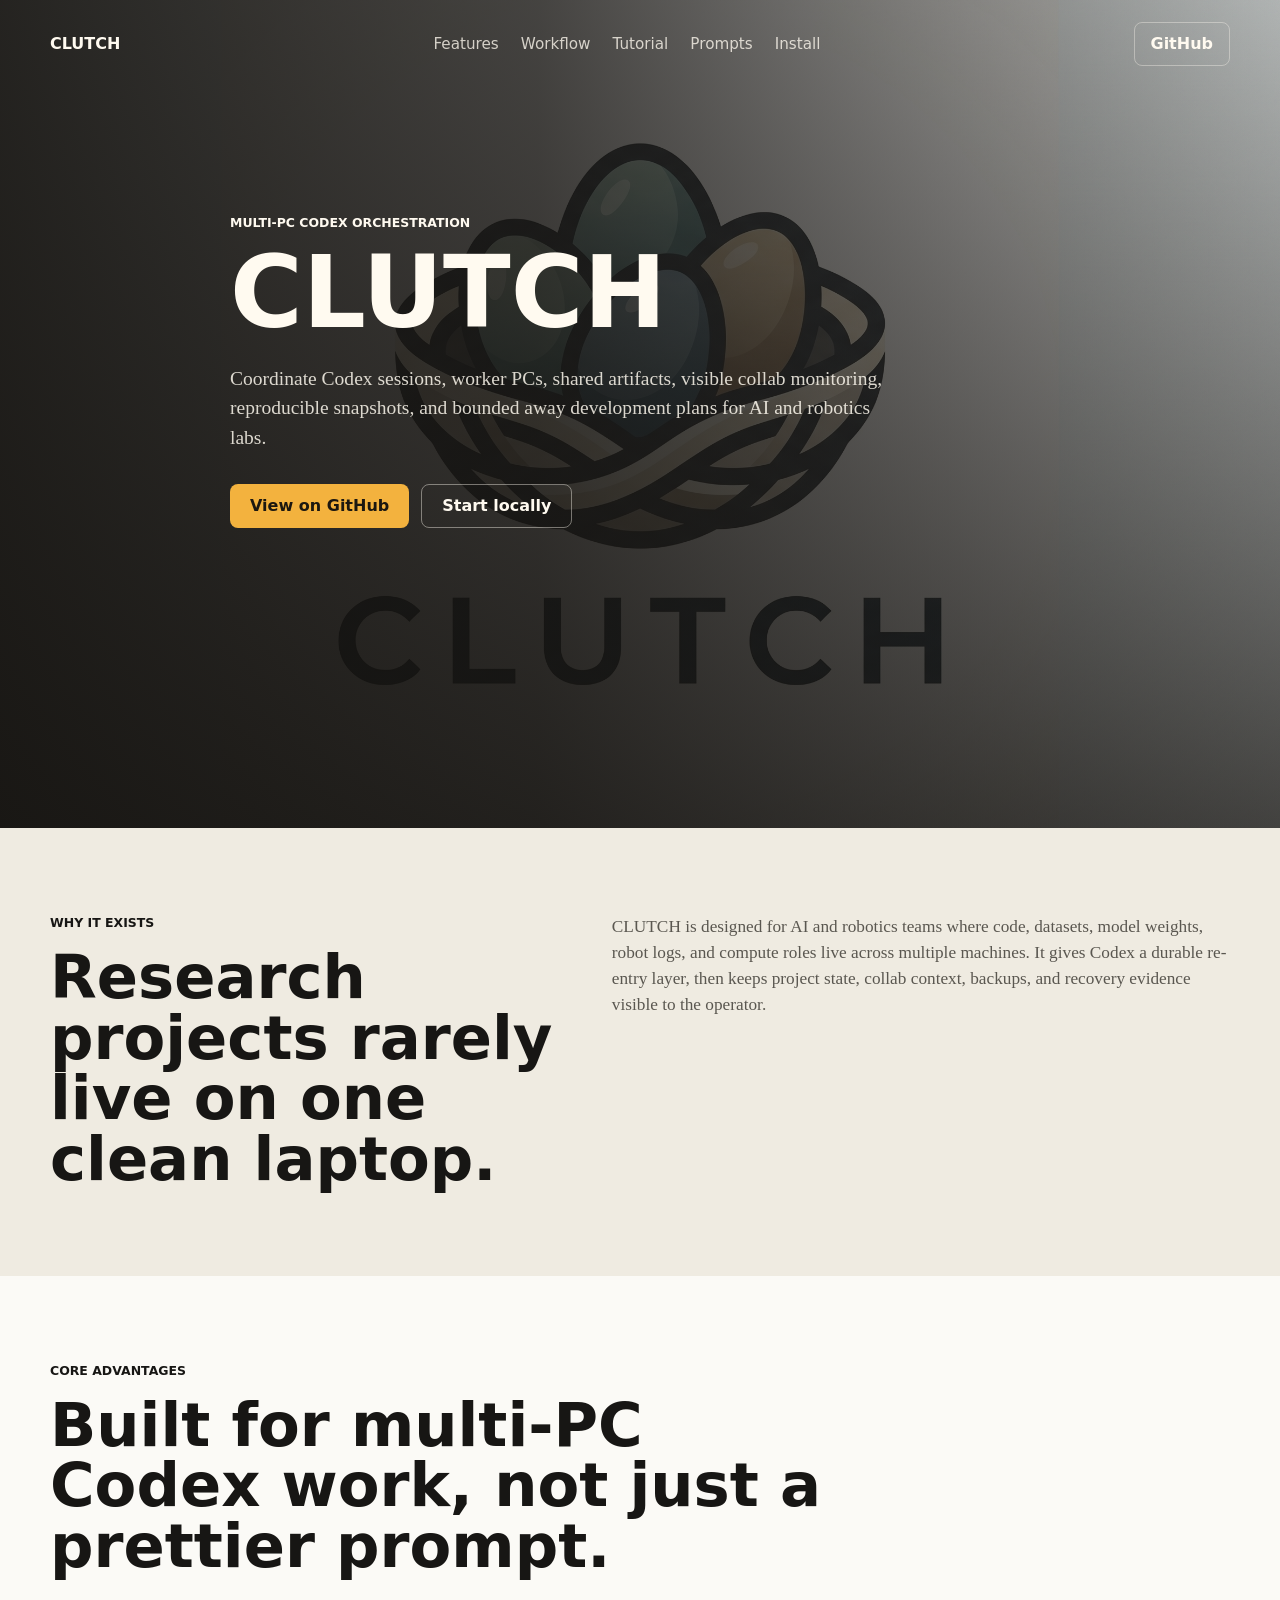
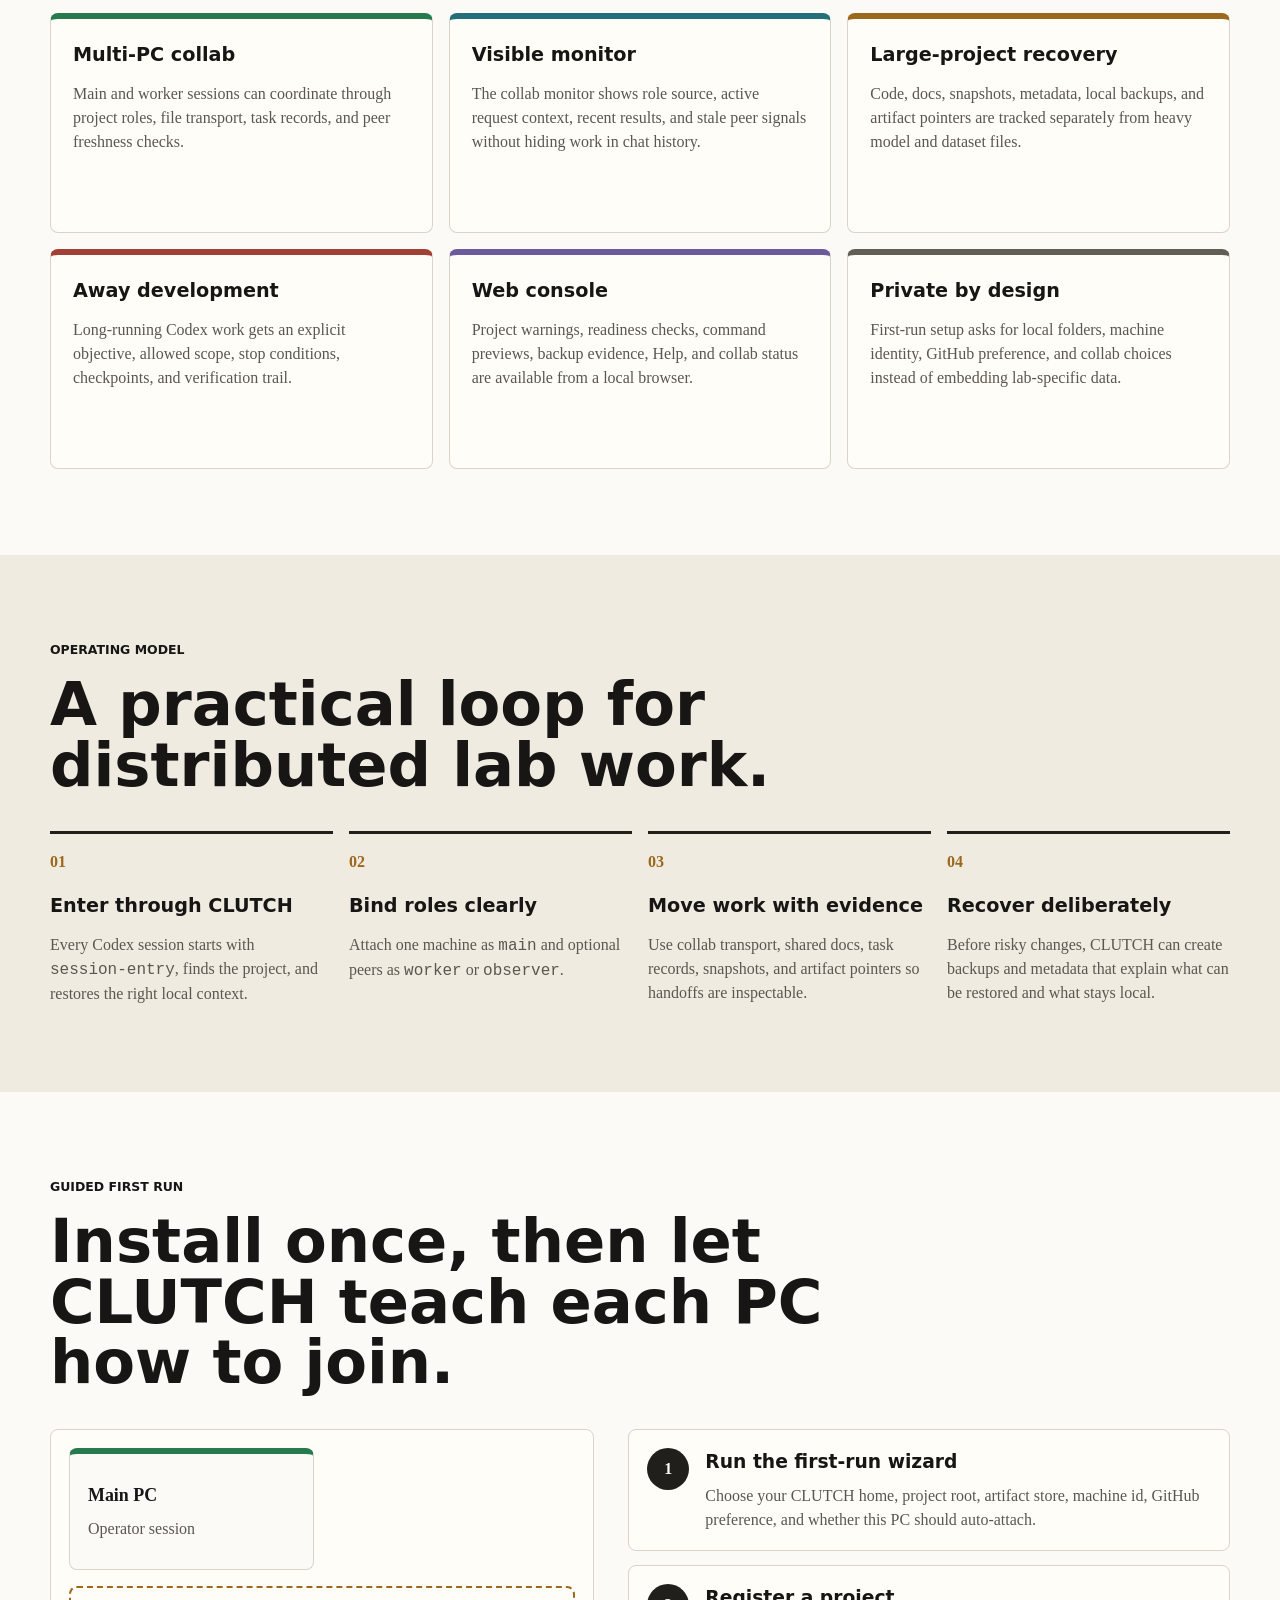
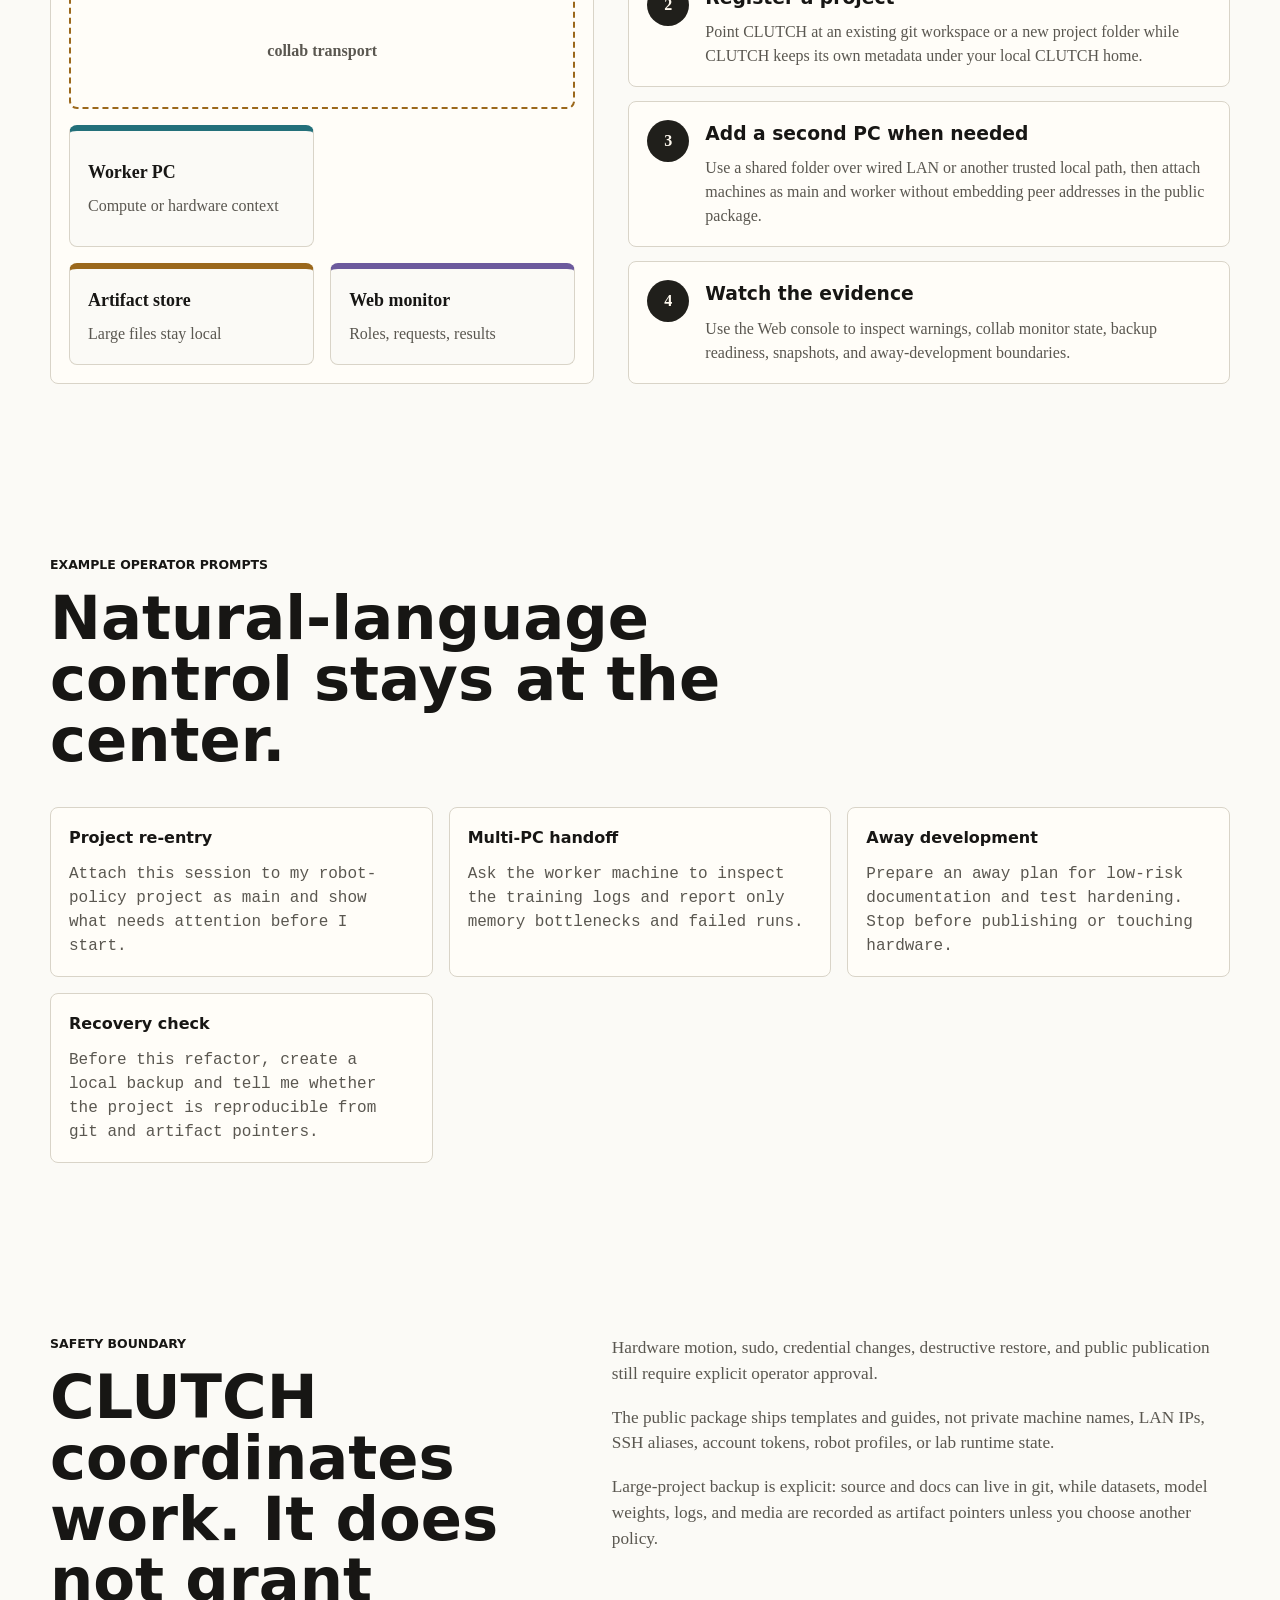
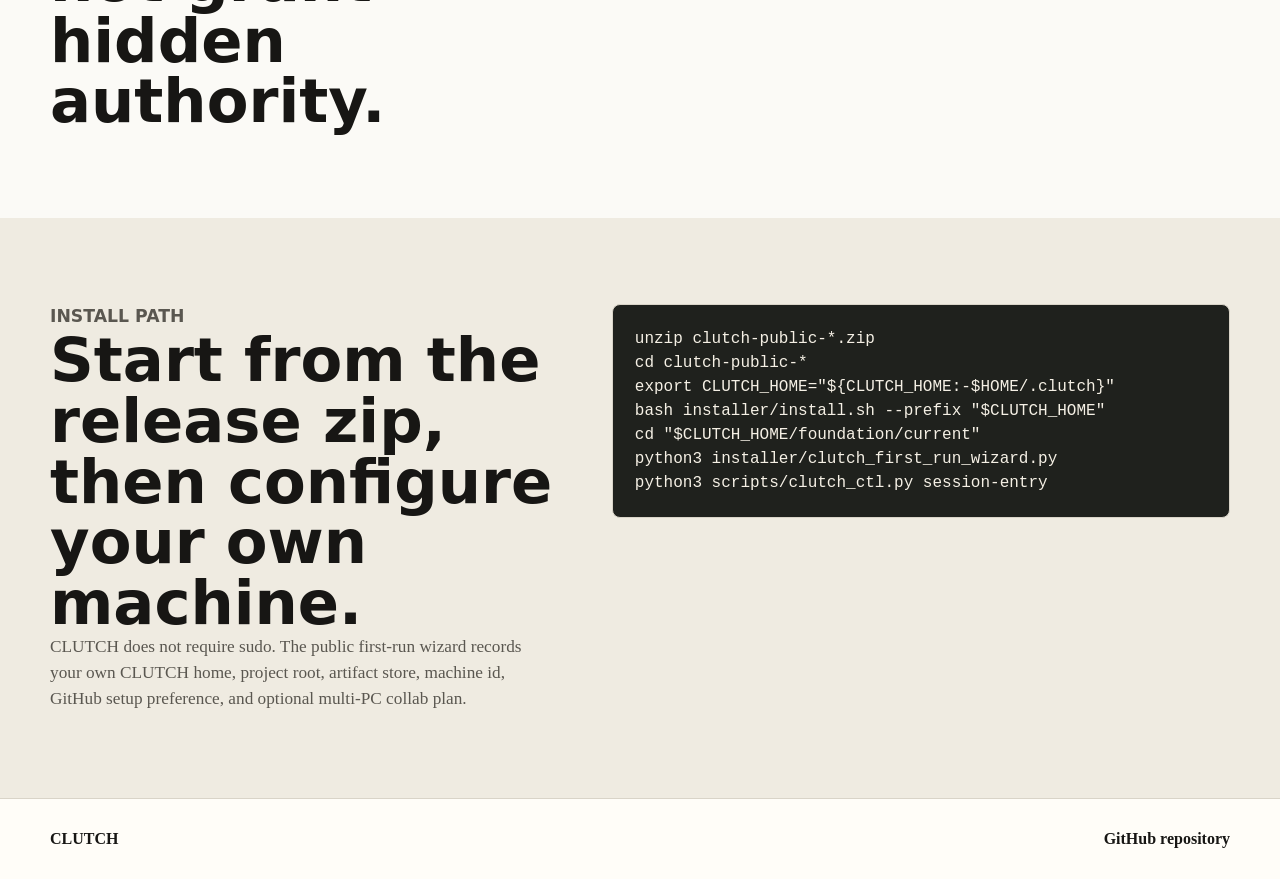
<file: index.html>
<!doctype html>
<html lang="en">
  <head>
    <meta charset="utf-8">
    <meta name="viewport" content="width=device-width, initial-scale=1">
    <title>CLUTCH | Multi-PC Codex orchestration for AI and robotics labs</title>
    <meta
      name="description"
      content="CLUTCH is a local-first Codex orchestration layer for multi-PC AI and robotics lab workflows, backups, reproducibility evidence, and visible collab monitoring."
    >
    <meta property="og:title" content="CLUTCH | Multi-PC Codex orchestration">
    <meta
      property="og:description"
      content="A local-first orchestration layer for Codex sessions, multi-PC collaboration, visible monitoring, snapshots, backups, and bounded away development."
    >
    <meta property="og:image" content="assets/clutch.png">
    <link rel="stylesheet" href="styles.css">
  </head>
  <body>
    <header class="hero" id="top">
      <nav class="nav" aria-label="Primary navigation">
        <a class="brand" href="#top">CLUTCH</a>
        <div class="nav-links">
          <a href="#features">Features</a>
          <a href="#workflow">Workflow</a>
          <a href="#tutorial">Tutorial</a>
          <a href="#prompts">Prompts</a>
          <a href="#install">Install</a>
        </div>
        <a class="nav-action" href="https://github.com/TREX-CLUTCH/clutch-public">GitHub</a>
      </nav>

      <div class="hero-media" aria-hidden="true">
        <img src="assets/clutch.png" alt="">
      </div>

      <section class="hero-content">
        <p class="eyebrow">Multi-PC Codex orchestration</p>
        <h1>CLUTCH</h1>
        <p class="lead">
          Coordinate Codex sessions, worker PCs, shared artifacts, visible
          collab monitoring, reproducible snapshots, and bounded away
          development plans for AI and robotics labs.
        </p>
        <div class="hero-actions">
          <a class="button primary" href="https://github.com/TREX-CLUTCH/clutch-public">View on GitHub</a>
          <a class="button secondary" href="#install">Start locally</a>
        </div>
      </section>
    </header>

    <main>
      <section class="intro band" aria-labelledby="intro-title">
        <div class="section-inner intro-grid">
          <div>
            <p class="section-label">Why it exists</p>
            <h2 id="intro-title">Research projects rarely live on one clean laptop.</h2>
          </div>
          <p>
            CLUTCH is designed for AI and robotics teams where code, datasets,
            model weights, robot logs, and compute roles live across multiple
            machines. It gives Codex a durable re-entry layer, then keeps
            project state, collab context, backups, and recovery evidence visible
            to the operator.
          </p>
        </div>
      </section>

      <section class="section" id="features" aria-labelledby="features-title">
        <div class="section-inner">
          <p class="section-label">Core advantages</p>
          <h2 id="features-title">Built for multi-PC Codex work, not just a prettier prompt.</h2>
          <div class="feature-grid">
            <article class="feature-card accent-green">
              <h3>Multi-PC collab</h3>
              <p>Main and worker sessions can coordinate through project roles, file transport, task records, and peer freshness checks.</p>
            </article>
            <article class="feature-card accent-cyan">
              <h3>Visible monitor</h3>
              <p>The collab monitor shows role source, active request context, recent results, and stale peer signals without hiding work in chat history.</p>
            </article>
            <article class="feature-card accent-amber">
              <h3>Large-project recovery</h3>
              <p>Code, docs, snapshots, metadata, local backups, and artifact pointers are tracked separately from heavy model and dataset files.</p>
            </article>
            <article class="feature-card accent-red">
              <h3>Away development</h3>
              <p>Long-running Codex work gets an explicit objective, allowed scope, stop conditions, checkpoints, and verification trail.</p>
            </article>
            <article class="feature-card accent-violet">
              <h3>Web console</h3>
              <p>Project warnings, readiness checks, command previews, backup evidence, Help, and collab status are available from a local browser.</p>
            </article>
            <article class="feature-card accent-gray">
              <h3>Private by design</h3>
              <p>First-run setup asks for local folders, machine identity, GitHub preference, and collab choices instead of embedding lab-specific data.</p>
            </article>
          </div>
        </div>
      </section>

      <section class="workflow band" id="workflow" aria-labelledby="workflow-title">
        <div class="section-inner">
          <p class="section-label">Operating model</p>
          <h2 id="workflow-title">A practical loop for distributed lab work.</h2>
          <ol class="steps">
            <li>
              <span>01</span>
              <div>
                <h3>Enter through CLUTCH</h3>
                <p>Every Codex session starts with <code>session-entry</code>, finds the project, and restores the right local context.</p>
              </div>
            </li>
            <li>
              <span>02</span>
              <div>
                <h3>Bind roles clearly</h3>
                <p>Attach one machine as <code>main</code> and optional peers as <code>worker</code> or <code>observer</code>.</p>
              </div>
            </li>
            <li>
              <span>03</span>
              <div>
                <h3>Move work with evidence</h3>
                <p>Use collab transport, shared docs, task records, snapshots, and artifact pointers so handoffs are inspectable.</p>
              </div>
            </li>
            <li>
              <span>04</span>
              <div>
                <h3>Recover deliberately</h3>
                <p>Before risky changes, CLUTCH can create backups and metadata that explain what can be restored and what stays local.</p>
              </div>
            </li>
          </ol>
        </div>
      </section>

      <section class="section topology" id="tutorial" aria-labelledby="tutorial-title">
        <div class="section-inner">
          <p class="section-label">Guided first run</p>
          <h2 id="tutorial-title">Install once, then let CLUTCH teach each PC how to join.</h2>
          <div class="topology-layout">
            <div class="topology-diagram" aria-label="Example CLUTCH multi-PC topology">
              <div class="node main-node">
                <strong>Main PC</strong>
                <span>Operator session</span>
              </div>
              <div class="transport-line">
                <span>collab transport</span>
              </div>
              <div class="node worker-node">
                <strong>Worker PC</strong>
                <span>Compute or hardware context</span>
              </div>
              <div class="node artifact-node">
                <strong>Artifact store</strong>
                <span>Large files stay local</span>
              </div>
              <div class="node monitor-node">
                <strong>Web monitor</strong>
                <span>Roles, requests, results</span>
              </div>
            </div>
            <div class="tutorial-list">
              <article>
                <span>1</span>
                <div>
                  <h3>Run the first-run wizard</h3>
                  <p>Choose your CLUTCH home, project root, artifact store, machine id, GitHub preference, and whether this PC should auto-attach.</p>
                </div>
              </article>
              <article>
                <span>2</span>
                <div>
                  <h3>Register a project</h3>
                  <p>Point CLUTCH at an existing git workspace or a new project folder while CLUTCH keeps its own metadata under your local CLUTCH home.</p>
                </div>
              </article>
              <article>
                <span>3</span>
                <div>
                  <h3>Add a second PC when needed</h3>
                  <p>Use a shared folder over wired LAN or another trusted local path, then attach machines as main and worker without embedding peer addresses in the public package.</p>
                </div>
              </article>
              <article>
                <span>4</span>
                <div>
                  <h3>Watch the evidence</h3>
                  <p>Use the Web console to inspect warnings, collab monitor state, backup readiness, snapshots, and away-development boundaries.</p>
                </div>
              </article>
            </div>
          </div>
        </div>
      </section>

      <section class="section prompts" id="prompts" aria-labelledby="prompts-title">
        <div class="section-inner">
          <p class="section-label">Example operator prompts</p>
          <h2 id="prompts-title">Natural-language control stays at the center.</h2>
          <div class="prompt-grid">
            <figure>
              <figcaption>Project re-entry</figcaption>
              <pre><code>Attach this session to my robot-policy project as main and show what needs attention before I start.</code></pre>
            </figure>
            <figure>
              <figcaption>Multi-PC handoff</figcaption>
              <pre><code>Ask the worker machine to inspect the training logs and report only memory bottlenecks and failed runs.</code></pre>
            </figure>
            <figure>
              <figcaption>Away development</figcaption>
              <pre><code>Prepare an away plan for low-risk documentation and test hardening. Stop before publishing or touching hardware.</code></pre>
            </figure>
            <figure>
              <figcaption>Recovery check</figcaption>
              <pre><code>Before this refactor, create a local backup and tell me whether the project is reproducible from git and artifact pointers.</code></pre>
            </figure>
          </div>
        </div>
      </section>

      <section class="section safety" aria-labelledby="safety-title">
        <div class="section-inner safety-grid">
          <div>
            <p class="section-label">Safety boundary</p>
            <h2 id="safety-title">CLUTCH coordinates work. It does not grant hidden authority.</h2>
          </div>
          <div class="boundary-list">
            <p>Hardware motion, sudo, credential changes, destructive restore, and public publication still require explicit operator approval.</p>
            <p>The public package ships templates and guides, not private machine names, LAN IPs, SSH aliases, account tokens, robot profiles, or lab runtime state.</p>
            <p>Large-project backup is explicit: source and docs can live in git, while datasets, model weights, logs, and media are recorded as artifact pointers unless you choose another policy.</p>
          </div>
        </div>
      </section>

      <section class="install band" id="install" aria-labelledby="install-title">
        <div class="section-inner install-grid">
          <div>
            <p class="section-label">Install path</p>
            <h2 id="install-title">Start from the release zip, then configure your own machine.</h2>
            <p>
              CLUTCH does not require sudo. The public first-run wizard records
              your own CLUTCH home, project root, artifact store, machine id,
              GitHub setup preference, and optional multi-PC collab plan.
            </p>
          </div>
          <div class="terminal" aria-label="Installation commands">
            <pre><code>unzip clutch-public-*.zip
cd clutch-public-*
export CLUTCH_HOME="${CLUTCH_HOME:-$HOME/.clutch}"
bash installer/install.sh --prefix "$CLUTCH_HOME"
cd "$CLUTCH_HOME/foundation/current"
python3 installer/clutch_first_run_wizard.py
python3 scripts/clutch_ctl.py session-entry</code></pre>
          </div>
        </div>
      </section>
    </main>

    <footer class="footer">
      <div class="section-inner footer-inner">
        <span>CLUTCH</span>
        <a href="https://github.com/TREX-CLUTCH/clutch-public">GitHub repository</a>
      </div>
    </footer>
  </body>
</html>
</file>
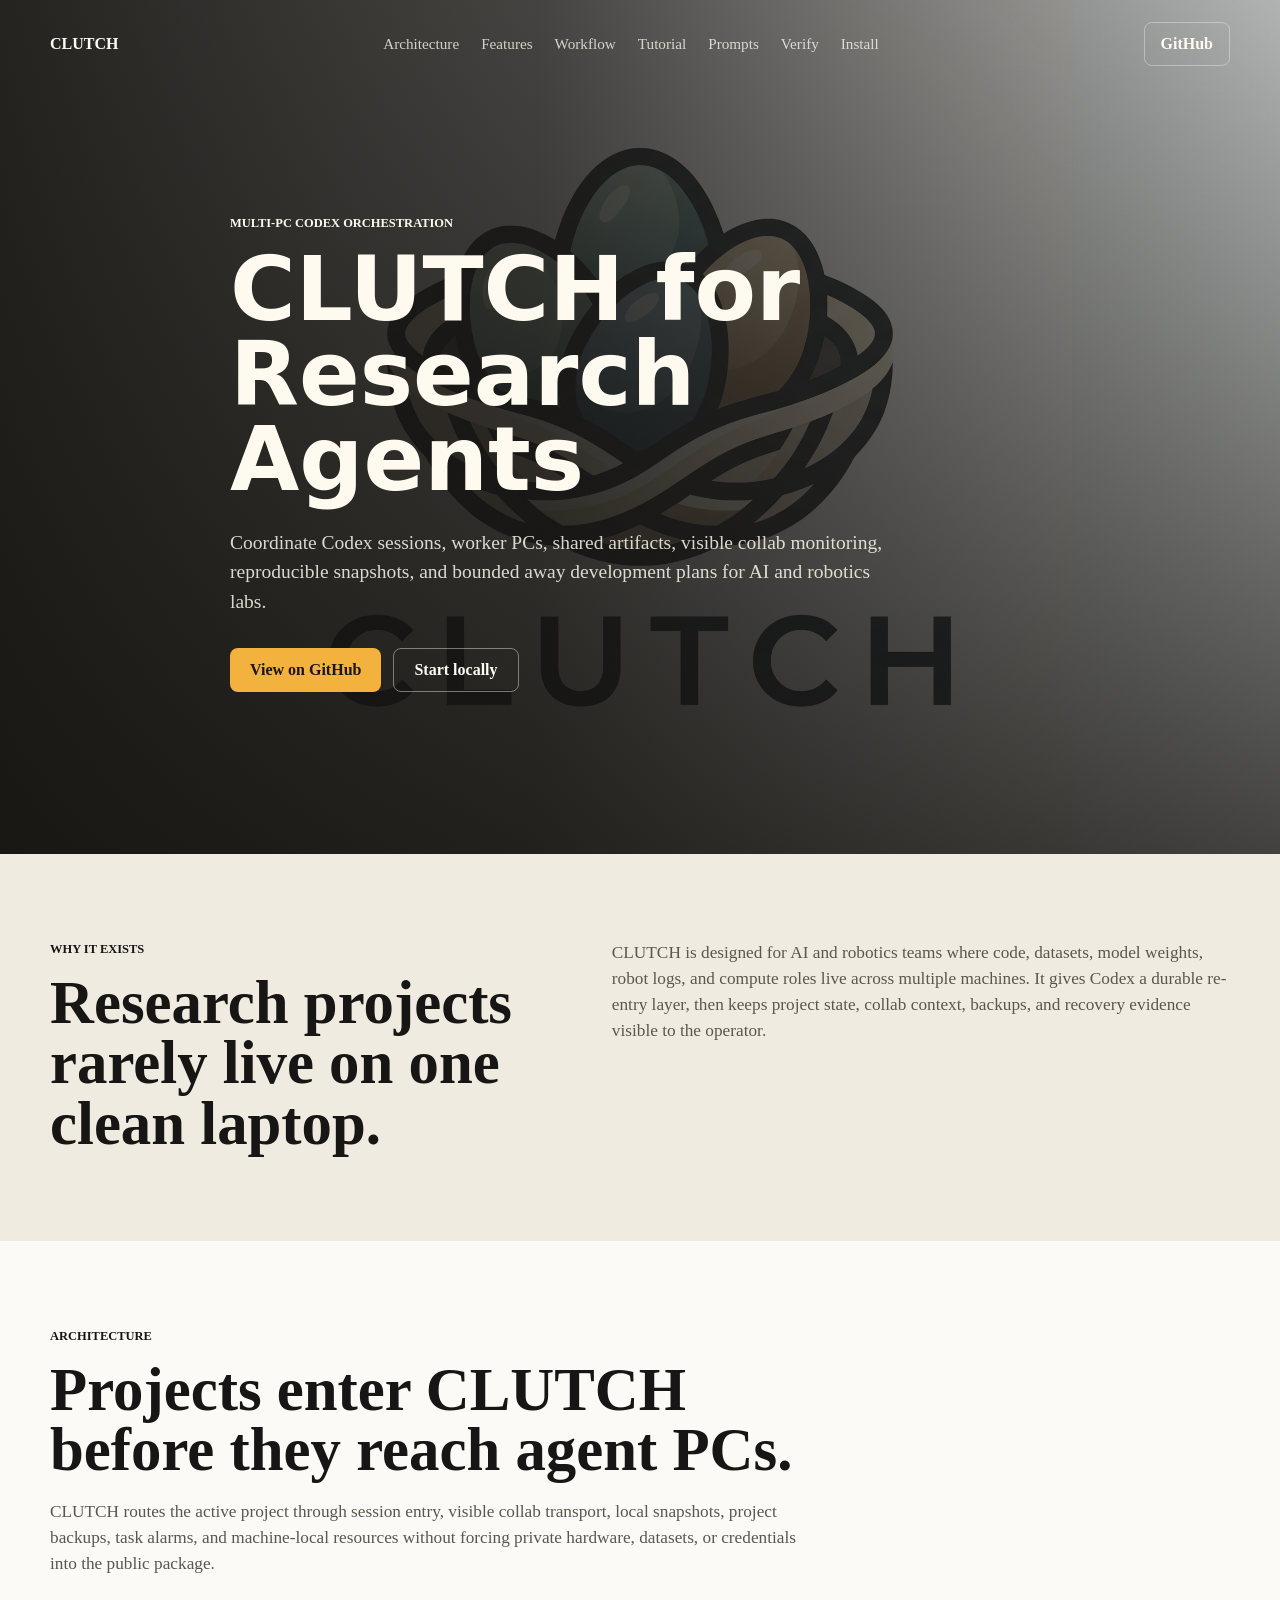
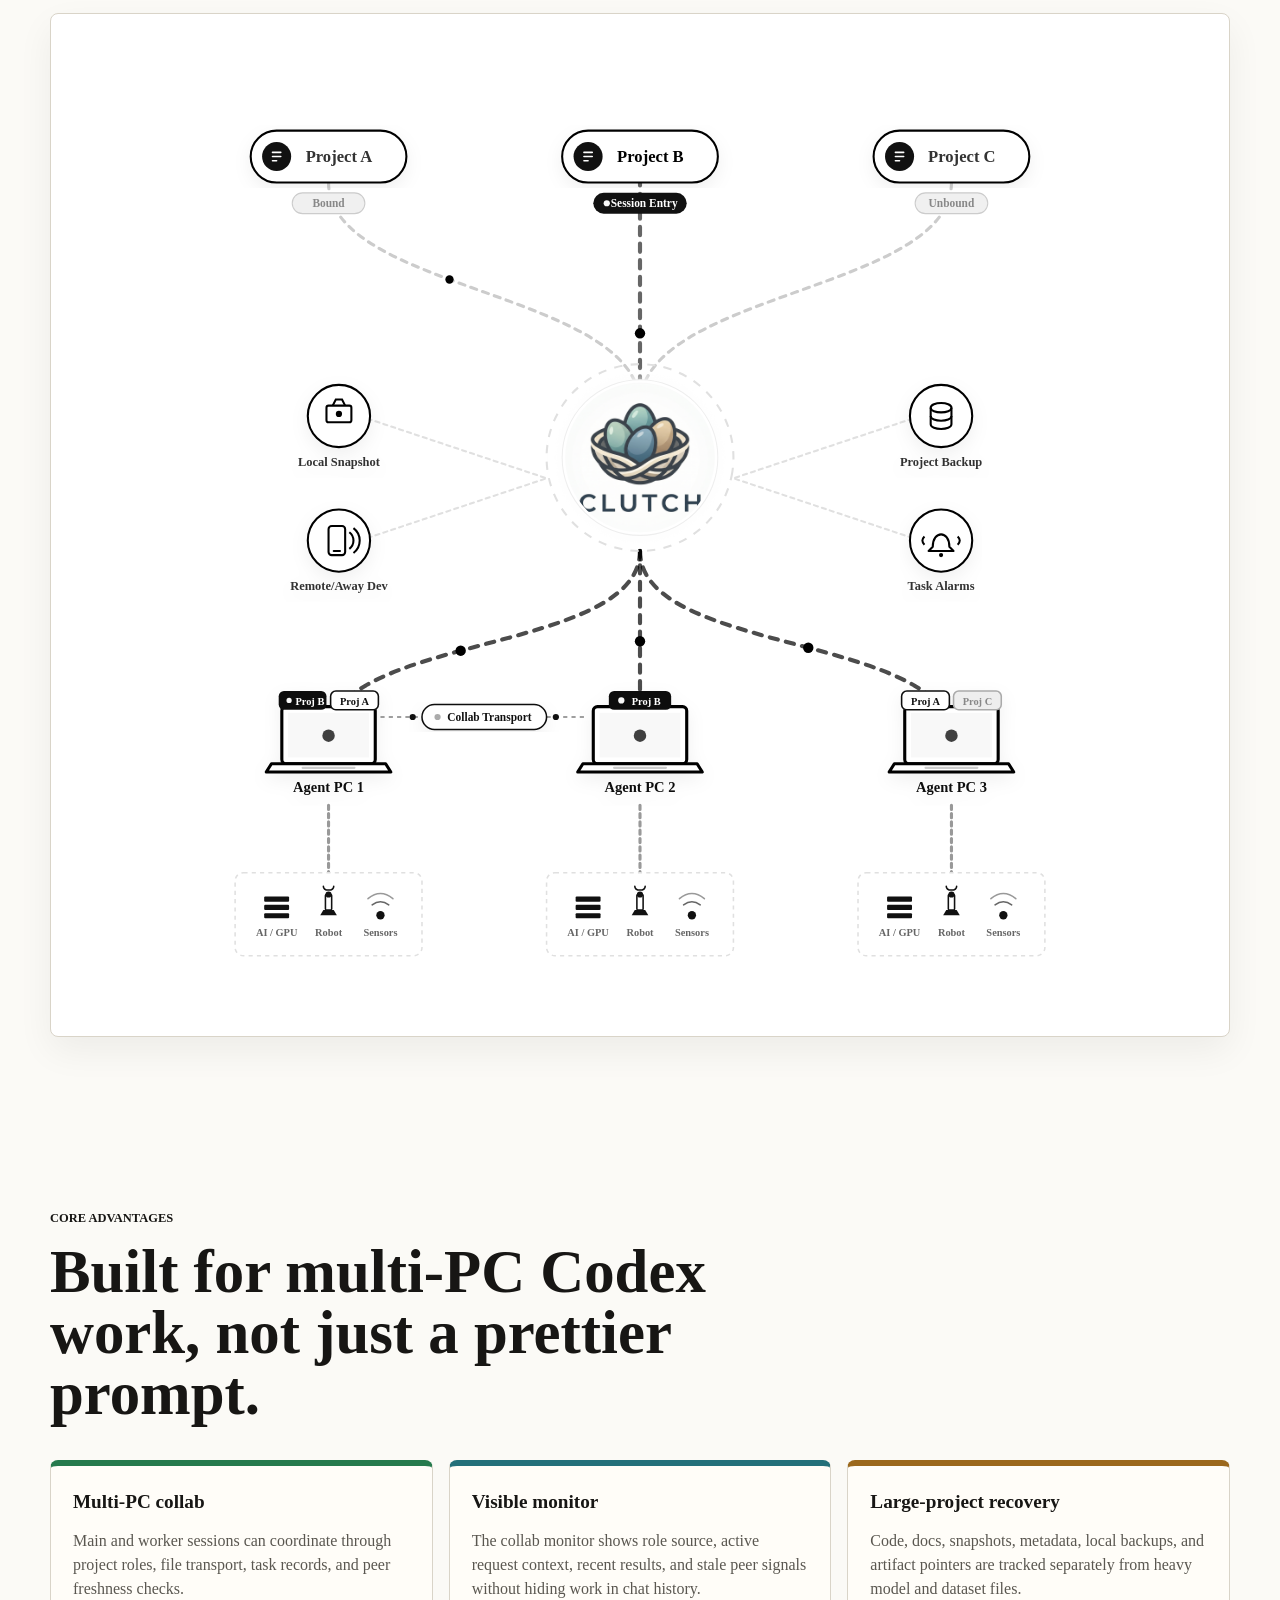
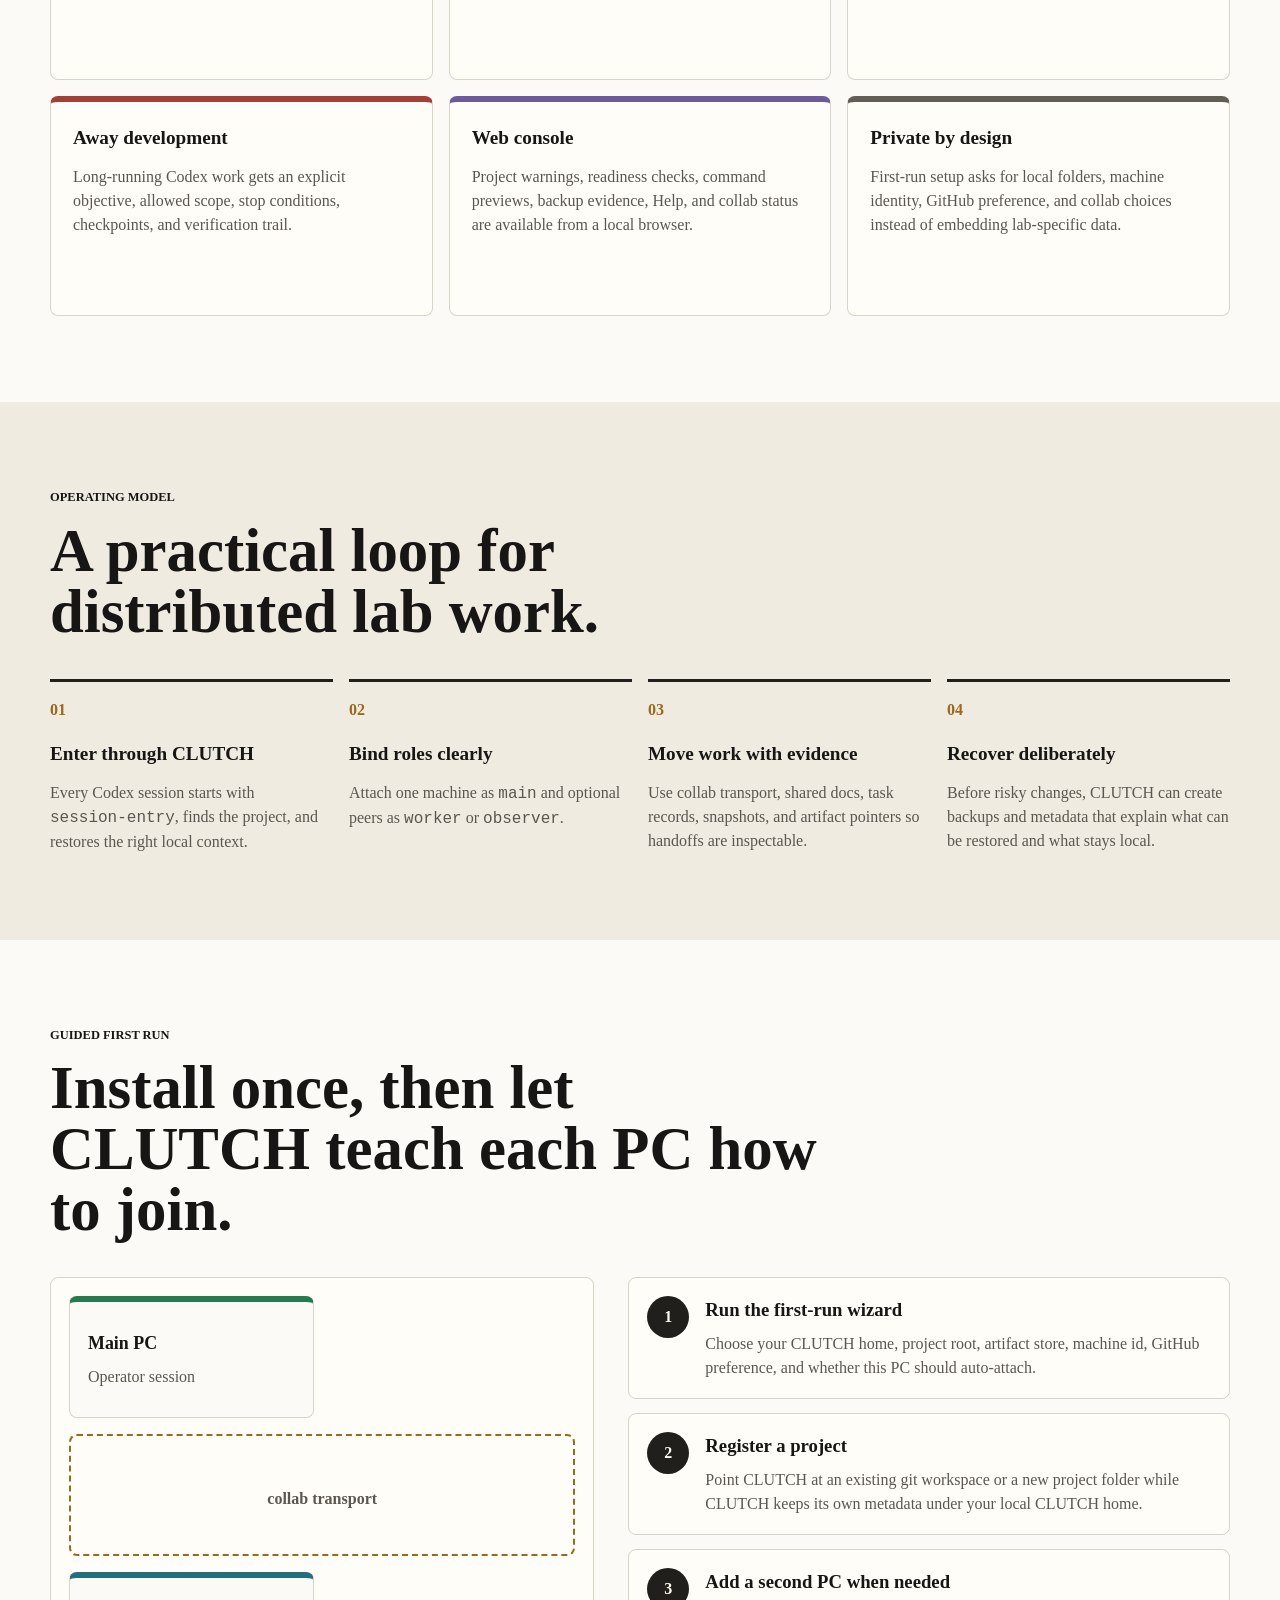
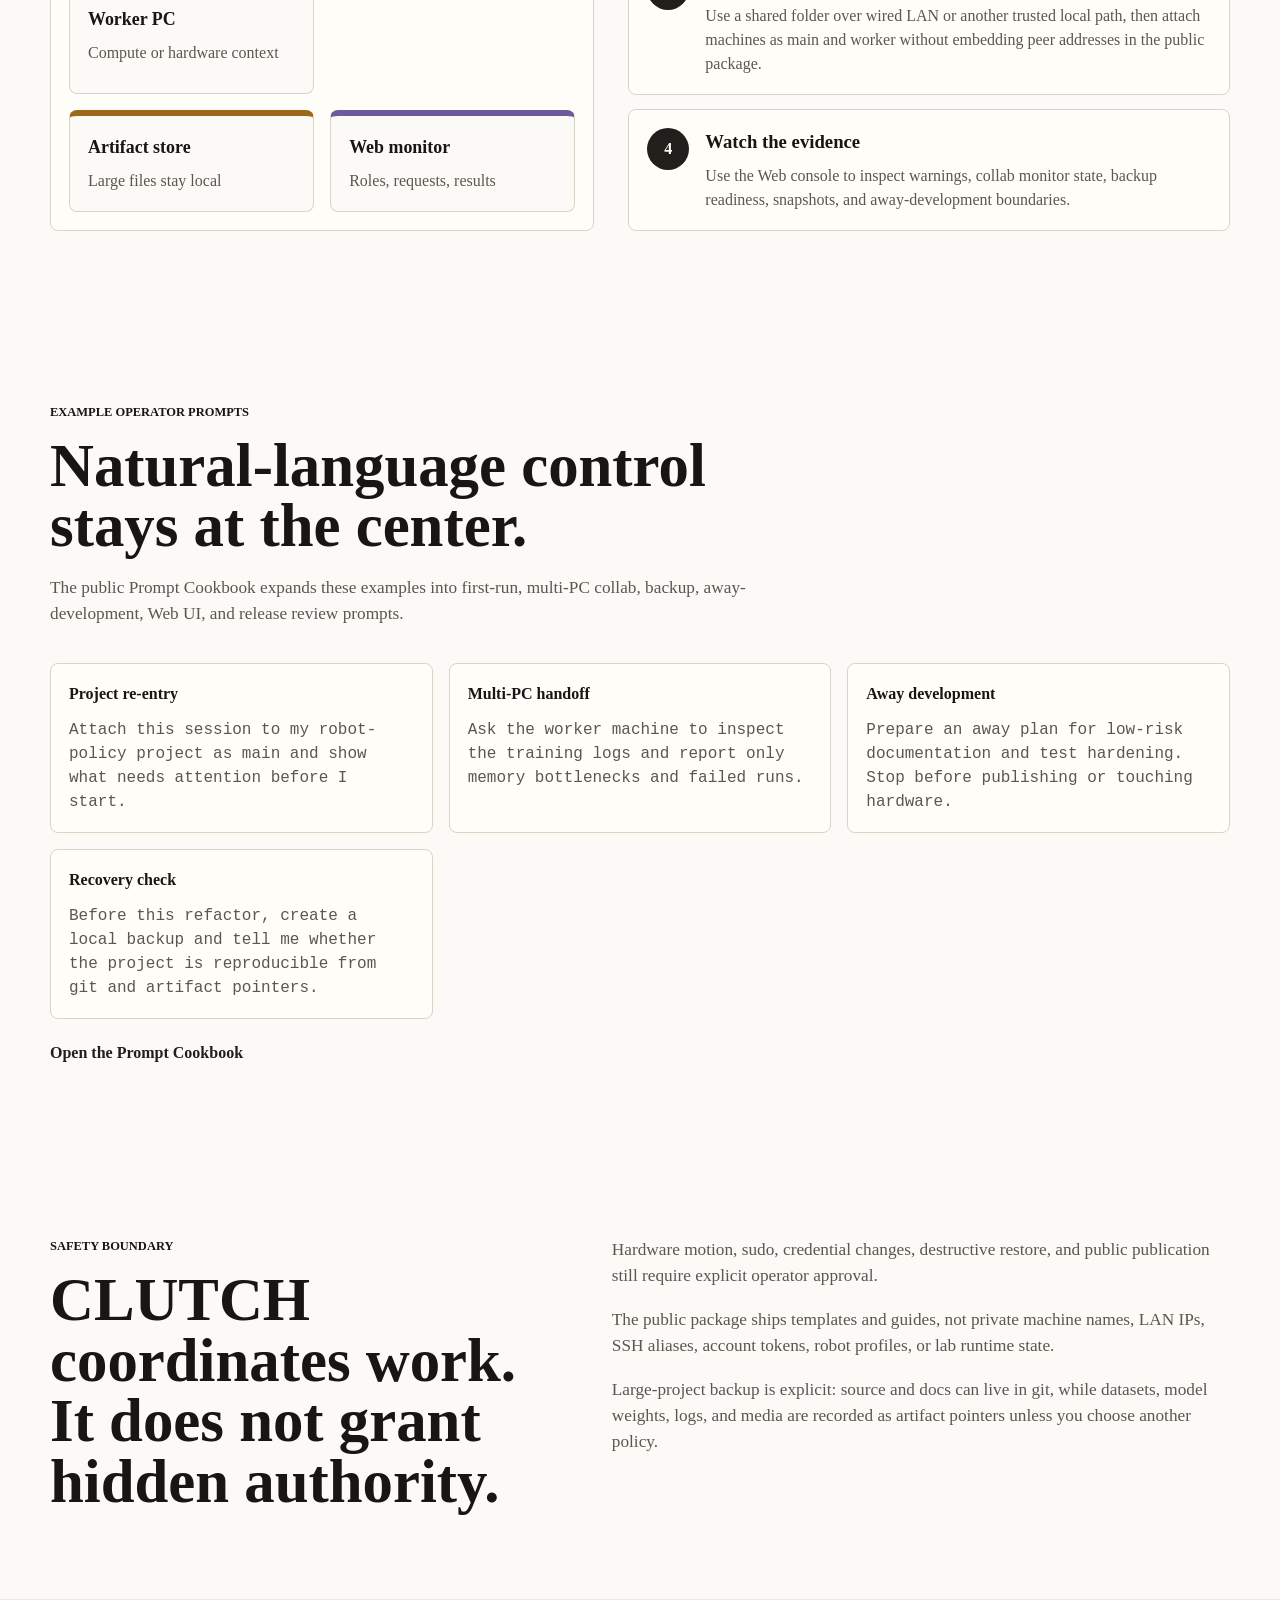
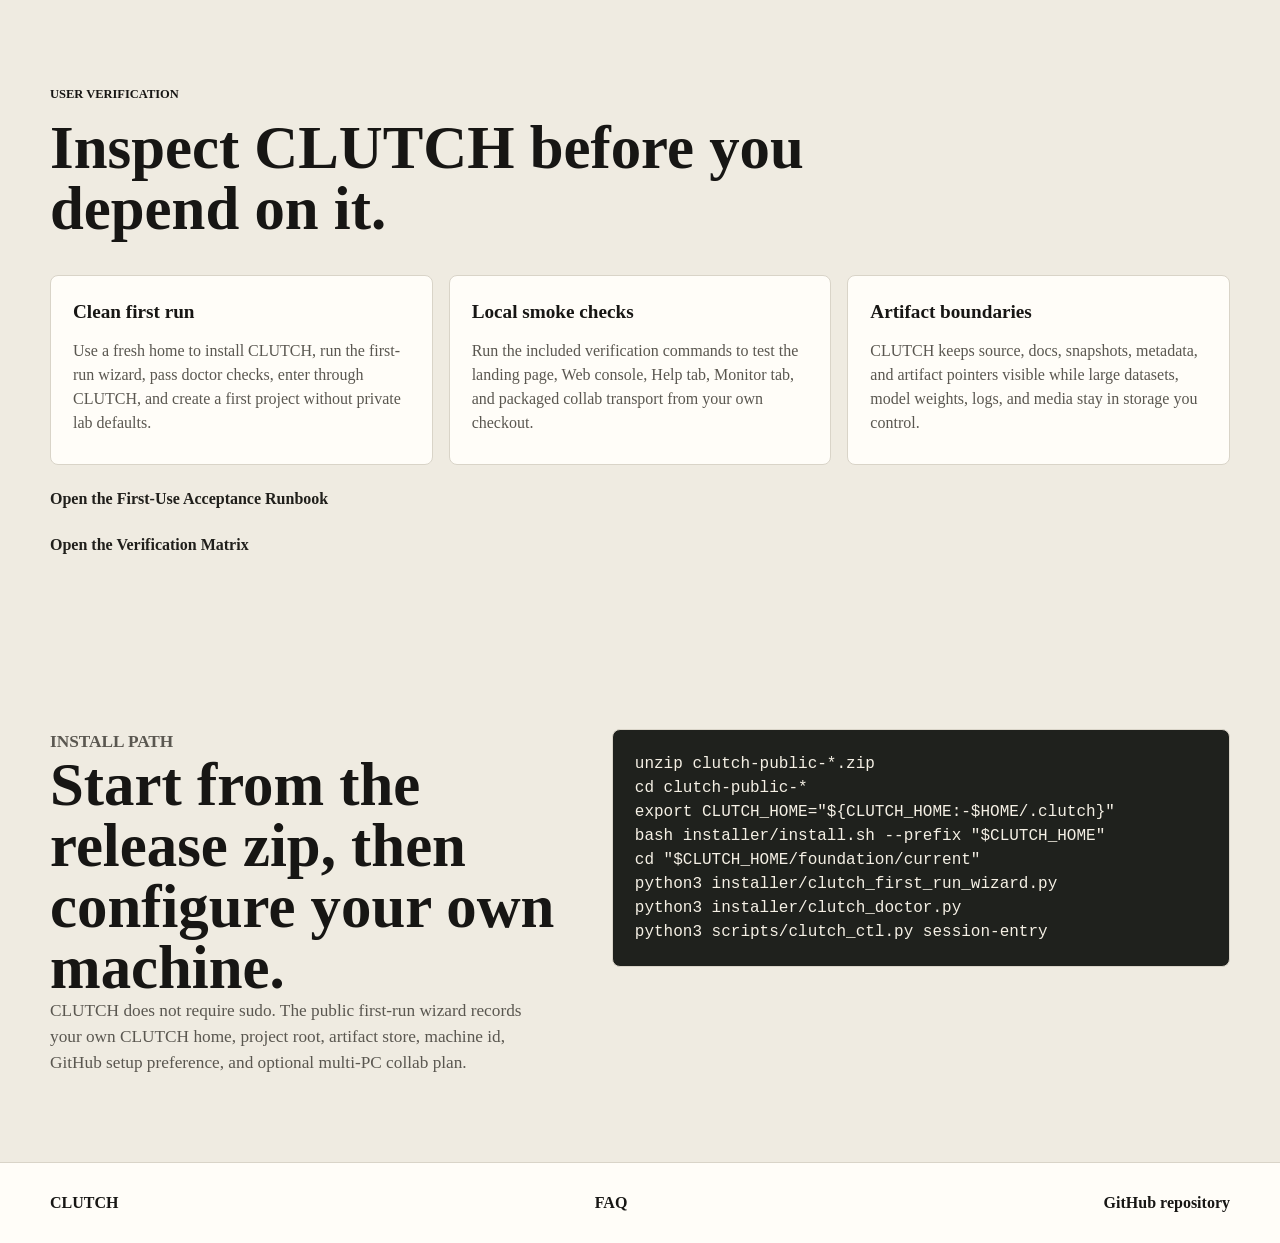
<file: site/index.html>
<!doctype html>
<html lang="en">
  <head>
    <meta charset="utf-8">
    <meta name="viewport" content="width=device-width, initial-scale=1">
    <title>CLUTCH | Multi-PC Codex orchestration for AI and robotics labs</title>
    <meta
      name="description"
      content="CLUTCH is a local-first Codex orchestration layer for multi-PC AI and robotics lab workflows, backups, reproducibility evidence, and visible collab monitoring."
    >
    <meta property="og:title" content="CLUTCH | Multi-PC Codex orchestration">
    <meta
      property="og:description"
      content="A local-first orchestration layer for Codex sessions, multi-PC collaboration, visible monitoring, snapshots, backups, and bounded away development."
    >
    <meta property="og:image" content="../assets/clutch.png">
    <link rel="stylesheet" href="styles.css">
  </head>
  <body>
    <header class="hero" id="top">
      <nav class="nav" aria-label="Primary navigation">
        <a class="brand" href="#top">CLUTCH</a>
        <div class="nav-links">
          <a href="#architecture">Architecture</a>
          <a href="#features">Features</a>
          <a href="#workflow">Workflow</a>
          <a href="#tutorial">Tutorial</a>
          <a href="#prompts">Prompts</a>
          <a href="#verification">Verify</a>
          <a href="#install">Install</a>
        </div>
        <a class="nav-action" href="https://github.com/TREX-CLUTCH/CLUTCH">GitHub</a>
      </nav>

      <div class="hero-media" aria-hidden="true">
        <img src="../assets/clutch.png" alt="">
      </div>

      <section class="hero-content">
        <p class="eyebrow">Multi-PC Codex orchestration</p>
        <h1>CLUTCH for Research Agents</h1>
        <p class="lead">
          Coordinate Codex sessions, worker PCs, shared artifacts, visible
          collab monitoring, reproducible snapshots, and bounded away
          development plans for AI and robotics labs.
        </p>
        <div class="hero-actions">
          <a class="button primary" href="https://github.com/TREX-CLUTCH/CLUTCH">View on GitHub</a>
          <a class="button secondary" href="#install">Start locally</a>
        </div>
      </section>
    </header>

    <main>
      <section class="intro band" aria-labelledby="intro-title">
        <div class="section-inner intro-grid">
          <div>
            <p class="section-label">Why it exists</p>
            <h2 id="intro-title">Research projects rarely live on one clean laptop.</h2>
          </div>
          <p>
            CLUTCH is designed for AI and robotics teams where code, datasets,
            model weights, robot logs, and compute roles live across multiple
            machines. It gives Codex a durable re-entry layer, then keeps
            project state, collab context, backups, and recovery evidence visible
            to the operator.
          </p>
        </div>
      </section>

      <section class="section architecture" id="architecture" aria-labelledby="architecture-title">
        <div class="section-inner">
          <p class="section-label">Architecture</p>
          <h2 id="architecture-title">Projects enter CLUTCH before they reach agent PCs.</h2>
          <p class="section-note">
            CLUTCH routes the active project through session entry, visible
            collab transport, local snapshots, project backups, task alarms,
            and machine-local resources without forcing private hardware,
            datasets, or credentials into the public package.
          </p>
          <figure class="architecture-figure">
            <img
              src="../assets/clutch-ecosystem-architecture.svg"
              alt="CLUTCH top-down ecosystem architecture showing project binding, session entry, collab transport, agent PCs, local snapshots, backups, away development, task alarms, and local AI, robot, and sensor resources"
            >
          </figure>
        </div>
      </section>

      <section class="section" id="features" aria-labelledby="features-title">
        <div class="section-inner">
          <p class="section-label">Core advantages</p>
          <h2 id="features-title">Built for multi-PC Codex work, not just a prettier prompt.</h2>
          <div class="feature-grid">
            <article class="feature-card accent-green">
              <h3>Multi-PC collab</h3>
              <p>Main and worker sessions can coordinate through project roles, file transport, task records, and peer freshness checks.</p>
            </article>
            <article class="feature-card accent-cyan">
              <h3>Visible monitor</h3>
              <p>The collab monitor shows role source, active request context, recent results, and stale peer signals without hiding work in chat history.</p>
            </article>
            <article class="feature-card accent-amber">
              <h3>Large-project recovery</h3>
              <p>Code, docs, snapshots, metadata, local backups, and artifact pointers are tracked separately from heavy model and dataset files.</p>
            </article>
            <article class="feature-card accent-red">
              <h3>Away development</h3>
              <p>Long-running Codex work gets an explicit objective, allowed scope, stop conditions, checkpoints, and verification trail.</p>
            </article>
            <article class="feature-card accent-violet">
              <h3>Web console</h3>
              <p>Project warnings, readiness checks, command previews, backup evidence, Help, and collab status are available from a local browser.</p>
            </article>
            <article class="feature-card accent-gray">
              <h3>Private by design</h3>
              <p>First-run setup asks for local folders, machine identity, GitHub preference, and collab choices instead of embedding lab-specific data.</p>
            </article>
          </div>
        </div>
      </section>

      <section class="workflow band" id="workflow" aria-labelledby="workflow-title">
        <div class="section-inner">
          <p class="section-label">Operating model</p>
          <h2 id="workflow-title">A practical loop for distributed lab work.</h2>
          <ol class="steps">
            <li>
              <span>01</span>
              <div>
                <h3>Enter through CLUTCH</h3>
                <p>Every Codex session starts with <code>session-entry</code>, finds the project, and restores the right local context.</p>
              </div>
            </li>
            <li>
              <span>02</span>
              <div>
                <h3>Bind roles clearly</h3>
                <p>Attach one machine as <code>main</code> and optional peers as <code>worker</code> or <code>observer</code>.</p>
              </div>
            </li>
            <li>
              <span>03</span>
              <div>
                <h3>Move work with evidence</h3>
                <p>Use collab transport, shared docs, task records, snapshots, and artifact pointers so handoffs are inspectable.</p>
              </div>
            </li>
            <li>
              <span>04</span>
              <div>
                <h3>Recover deliberately</h3>
                <p>Before risky changes, CLUTCH can create backups and metadata that explain what can be restored and what stays local.</p>
              </div>
            </li>
          </ol>
        </div>
      </section>

      <section class="section topology" id="tutorial" aria-labelledby="tutorial-title">
        <div class="section-inner">
          <p class="section-label">Guided first run</p>
          <h2 id="tutorial-title">Install once, then let CLUTCH teach each PC how to join.</h2>
          <div class="topology-layout">
            <div class="topology-diagram" aria-label="Example CLUTCH multi-PC topology">
              <div class="node main-node">
                <strong>Main PC</strong>
                <span>Operator session</span>
              </div>
              <div class="transport-line">
                <span>collab transport</span>
              </div>
              <div class="node worker-node">
                <strong>Worker PC</strong>
                <span>Compute or hardware context</span>
              </div>
              <div class="node artifact-node">
                <strong>Artifact store</strong>
                <span>Large files stay local</span>
              </div>
              <div class="node monitor-node">
                <strong>Web monitor</strong>
                <span>Roles, requests, results</span>
              </div>
            </div>
            <div class="tutorial-list">
              <article>
                <span>1</span>
                <div>
                  <h3>Run the first-run wizard</h3>
                  <p>Choose your CLUTCH home, project root, artifact store, machine id, GitHub preference, and whether this PC should auto-attach.</p>
                </div>
              </article>
              <article>
                <span>2</span>
                <div>
                  <h3>Register a project</h3>
                  <p>Point CLUTCH at an existing git workspace or a new project folder while CLUTCH keeps its own metadata under your local CLUTCH home.</p>
                </div>
              </article>
              <article>
                <span>3</span>
                <div>
                  <h3>Add a second PC when needed</h3>
                  <p>Use a shared folder over wired LAN or another trusted local path, then attach machines as main and worker without embedding peer addresses in the public package.</p>
                </div>
              </article>
              <article>
                <span>4</span>
                <div>
                  <h3>Watch the evidence</h3>
                  <p>Use the Web console to inspect warnings, collab monitor state, backup readiness, snapshots, and away-development boundaries.</p>
                </div>
              </article>
            </div>
          </div>
        </div>
      </section>

      <section class="section prompts" id="prompts" aria-labelledby="prompts-title">
        <div class="section-inner">
          <p class="section-label">Example operator prompts</p>
          <h2 id="prompts-title">Natural-language control stays at the center.</h2>
          <p class="section-note">
            The public Prompt Cookbook expands these examples into first-run,
            multi-PC collab, backup, away-development, Web UI, and release
            review prompts.
          </p>
          <div class="prompt-grid">
            <figure>
              <figcaption>Project re-entry</figcaption>
              <pre><code>Attach this session to my robot-policy project as main and show what needs attention before I start.</code></pre>
            </figure>
            <figure>
              <figcaption>Multi-PC handoff</figcaption>
              <pre><code>Ask the worker machine to inspect the training logs and report only memory bottlenecks and failed runs.</code></pre>
            </figure>
            <figure>
              <figcaption>Away development</figcaption>
              <pre><code>Prepare an away plan for low-risk documentation and test hardening. Stop before publishing or touching hardware.</code></pre>
            </figure>
            <figure>
              <figcaption>Recovery check</figcaption>
              <pre><code>Before this refactor, create a local backup and tell me whether the project is reproducible from git and artifact pointers.</code></pre>
            </figure>
          </div>
          <p class="text-link-row">
            <a href="../docs/prompt-cookbook.md">Open the Prompt Cookbook</a>
          </p>
        </div>
      </section>

      <section class="section safety" aria-labelledby="safety-title">
        <div class="section-inner safety-grid">
          <div>
            <p class="section-label">Safety boundary</p>
            <h2 id="safety-title">CLUTCH coordinates work. It does not grant hidden authority.</h2>
          </div>
          <div class="boundary-list">
            <p>Hardware motion, sudo, credential changes, destructive restore, and public publication still require explicit operator approval.</p>
            <p>The public package ships templates and guides, not private machine names, LAN IPs, SSH aliases, account tokens, robot profiles, or lab runtime state.</p>
            <p>Large-project backup is explicit: source and docs can live in git, while datasets, model weights, logs, and media are recorded as artifact pointers unless you choose another policy.</p>
          </div>
        </div>
      </section>

      <section class="section confidence band" id="verification" aria-labelledby="verification-title">
        <div class="section-inner">
          <p class="section-label">User verification</p>
          <h2 id="verification-title">Inspect CLUTCH before you depend on it.</h2>
          <div class="confidence-grid">
            <article>
              <h3>Clean first run</h3>
              <p>Use a fresh home to install CLUTCH, run the first-run wizard, pass doctor checks, enter through CLUTCH, and create a first project without private lab defaults.</p>
            </article>
            <article>
              <h3>Local smoke checks</h3>
              <p>Run the included verification commands to test the landing page, Web console, Help tab, Monitor tab, and packaged collab transport from your own checkout.</p>
            </article>
            <article>
              <h3>Artifact boundaries</h3>
              <p>CLUTCH keeps source, docs, snapshots, metadata, and artifact pointers visible while large datasets, model weights, logs, and media stay in storage you control.</p>
            </article>
          </div>
          <p class="text-link-row">
            <a href="../docs/first-use-acceptance.md">Open the First-Use Acceptance Runbook</a>
          </p>
          <p class="text-link-row">
            <a href="../docs/verification-matrix.md">Open the Verification Matrix</a>
          </p>
        </div>
      </section>

      <section class="install band" id="install" aria-labelledby="install-title">
        <div class="section-inner install-grid">
          <div>
            <p class="section-label">Install path</p>
            <h2 id="install-title">Start from the release zip, then configure your own machine.</h2>
            <p>
              CLUTCH does not require sudo. The public first-run wizard records
              your own CLUTCH home, project root, artifact store, machine id,
              GitHub setup preference, and optional multi-PC collab plan.
            </p>
          </div>
          <div class="terminal" aria-label="Installation commands">
            <pre><code>unzip clutch-public-*.zip
cd clutch-public-*
export CLUTCH_HOME="${CLUTCH_HOME:-$HOME/.clutch}"
bash installer/install.sh --prefix "$CLUTCH_HOME"
cd "$CLUTCH_HOME/foundation/current"
python3 installer/clutch_first_run_wizard.py
python3 installer/clutch_doctor.py
python3 scripts/clutch_ctl.py session-entry</code></pre>
          </div>
        </div>
      </section>
    </main>

    <footer class="footer">
      <div class="section-inner footer-inner">
        <span>CLUTCH</span>
        <a href="../docs/faq.md">FAQ</a>
        <a href="https://github.com/TREX-CLUTCH/CLUTCH">GitHub repository</a>
      </div>
    </footer>
  </body>
</html>
</file>
<file: styles.css>
:root {
  color-scheme: light;
  --font-sans: Inter, ui-sans-serif, system-ui, -apple-system, BlinkMacSystemFont, "Segoe UI", sans-serif;
  --font-serif: Georgia, "Times New Roman", ui-serif, serif;
  --font-mono: "SFMono-Regular", Consolas, "Liberation Mono", monospace;
  --ink: #171614;
  --muted: #5a5750;
  --paper: #fbfaf6;
  --line: #d9d4c8;
  --green: #267a4d;
  --cyan: #23707a;
  --amber: #9b681c;
  --red: #a34035;
  --violet: #6c5a9d;
  --charcoal: #201f1b;
}

* {
  box-sizing: border-box;
}

html {
  scroll-behavior: smooth;
}

body {
  margin: 0;
  color: var(--ink);
  background: var(--paper);
  font-family: var(--font-serif);
  line-height: 1.5;
}

h1,
h2,
h3,
figcaption,
.eyebrow,
.section-label,
.brand,
.nav a,
.button,
.nav-action {
  font-family: var(--font-sans);
}

a {
  color: inherit;
  text-decoration: none;
}

code {
  font-family: var(--font-mono);
}

.hero {
  position: relative;
  min-height: 92vh;
  overflow: hidden;
  color: #fffaf0;
  background: var(--charcoal);
}

.hero::after {
  position: absolute;
  inset: 0;
  content: "";
  background:
    linear-gradient(90deg, rgba(20, 18, 15, 0.92) 0%, rgba(20, 18, 15, 0.78) 42%, rgba(20, 18, 15, 0.28) 100%),
    linear-gradient(180deg, rgba(20, 18, 15, 0.05) 0%, rgba(20, 18, 15, 0.72) 100%);
  z-index: 1;
}

.hero-media {
  position: absolute;
  inset: 0;
}

.hero-media img {
  width: 100%;
  height: 100%;
  object-fit: cover;
  object-position: center;
  filter: saturate(0.86) contrast(1.04);
}

.nav {
  position: relative;
  z-index: 2;
  display: flex;
  align-items: center;
  justify-content: space-between;
  gap: 24px;
  width: min(1180px, calc(100% - 40px));
  margin: 0 auto;
  padding: 22px 0;
}

.brand {
  font-weight: 900;
  letter-spacing: 0;
}

.nav-links {
  display: flex;
  gap: 22px;
  font-size: 0.95rem;
  color: rgba(255, 250, 240, 0.78);
}

.nav-action,
.button {
  display: inline-flex;
  min-height: 44px;
  align-items: center;
  justify-content: center;
  border-radius: 8px;
  font-weight: 800;
}

.nav-action {
  border: 1px solid rgba(255, 250, 240, 0.36);
  padding: 0 16px;
}

.hero-content {
  position: relative;
  z-index: 2;
  width: min(820px, calc(100% - 40px));
  margin: 0 auto;
  padding: 14vh 0 18vh;
}

.eyebrow,
.section-label {
  margin: 0 0 14px;
  font-size: 0.78rem;
  font-weight: 900;
  letter-spacing: 0;
  text-transform: uppercase;
}

.hero h1 {
  max-width: 620px;
  margin: 0;
  font-size: 6.2rem;
  line-height: 0.92;
  letter-spacing: 0;
}

.lead {
  max-width: 680px;
  margin: 26px 0 0;
  color: rgba(255, 250, 240, 0.84);
  font-size: 1.22rem;
}

.hero-actions {
  display: flex;
  flex-wrap: wrap;
  gap: 12px;
  margin-top: 32px;
}

.button {
  padding: 0 20px;
}

.button.primary {
  background: #f3b23e;
  color: #1b1710;
}

.button.secondary {
  border: 1px solid rgba(255, 250, 240, 0.42);
  color: #fffaf0;
}

.section,
.band {
  padding: 86px 0;
}

.band {
  background: #efebe1;
}

.section-inner {
  width: min(1180px, calc(100% - 40px));
  margin: 0 auto;
}

.intro-grid,
.install-grid,
.safety-grid {
  display: grid;
  grid-template-columns: minmax(0, 0.9fr) minmax(0, 1.1fr);
  gap: 56px;
  align-items: start;
}

h2 {
  max-width: 780px;
  margin: 0;
  font-size: 3.8rem;
  line-height: 1;
  letter-spacing: 0;
}

.intro p:last-child,
.install p,
.boundary-list p {
  margin: 0;
  color: var(--muted);
  font-size: 1.08rem;
}

.boundary-list {
  display: grid;
  gap: 18px;
}

.feature-grid,
.prompt-grid {
  display: grid;
  grid-template-columns: repeat(3, minmax(0, 1fr));
  gap: 16px;
  margin-top: 36px;
}

.feature-card,
.prompt-grid figure,
.terminal {
  border: 1px solid var(--line);
  border-radius: 8px;
  background: #fffdf8;
}

.feature-card {
  min-height: 220px;
  padding: 22px;
  border-top-width: 6px;
}

.feature-card h3,
.steps h3 {
  margin: 0;
  font-size: 1.2rem;
}

.feature-card p,
.steps p,
.prompt-grid pre {
  margin: 12px 0 0;
  color: var(--muted);
}

.accent-green { border-top-color: var(--green); }
.accent-cyan { border-top-color: var(--cyan); }
.accent-amber { border-top-color: var(--amber); }
.accent-red { border-top-color: var(--red); }
.accent-violet { border-top-color: var(--violet); }
.accent-gray { border-top-color: #615e56; }

.steps {
  display: grid;
  grid-template-columns: repeat(4, minmax(0, 1fr));
  gap: 16px;
  margin: 36px 0 0;
  padding: 0;
  list-style: none;
}

.steps li {
  border-top: 3px solid var(--charcoal);
  padding-top: 16px;
}

.steps span {
  display: block;
  margin-bottom: 18px;
  color: var(--amber);
  font-weight: 900;
}

.topology-layout {
  display: grid;
  grid-template-columns: minmax(0, 0.95fr) minmax(0, 1.05fr);
  gap: 34px;
  align-items: stretch;
  margin-top: 36px;
}

.topology-diagram {
  position: relative;
  display: grid;
  min-height: 520px;
  grid-template-columns: repeat(2, minmax(0, 1fr));
  grid-template-rows: repeat(3, minmax(120px, 1fr));
  gap: 16px;
  border: 1px solid var(--line);
  border-radius: 8px;
  background: #fffdf8;
  padding: 18px;
}

.node,
.transport-line {
  display: flex;
  flex-direction: column;
  justify-content: center;
  border-radius: 8px;
  padding: 18px;
}

.node {
  border: 1px solid var(--line);
  background: #fbfaf6;
}

.node strong {
  font-size: 1.12rem;
}

.node span,
.transport-line span {
  margin-top: 8px;
  color: var(--muted);
}

.main-node {
  border-top: 6px solid var(--green);
}

.worker-node {
  border-top: 6px solid var(--cyan);
}

.artifact-node {
  grid-column: 1 / 2;
  border-top: 6px solid var(--amber);
}

.monitor-node {
  grid-column: 2 / 3;
  border-top: 6px solid var(--violet);
}

.transport-line {
  grid-column: 1 / 3;
  align-items: center;
  border: 2px dashed #9b681c;
  color: var(--amber);
  font-weight: 900;
  text-align: center;
}

.tutorial-list {
  display: grid;
  gap: 14px;
}

.tutorial-list article {
  display: grid;
  grid-template-columns: 42px minmax(0, 1fr);
  gap: 16px;
  border: 1px solid var(--line);
  border-radius: 8px;
  background: #fffdf8;
  padding: 18px;
}

.tutorial-list span {
  display: inline-flex;
  width: 42px;
  height: 42px;
  align-items: center;
  justify-content: center;
  border-radius: 50%;
  background: var(--charcoal);
  color: #fffaf0;
  font-weight: 900;
}

.tutorial-list h3 {
  margin: 0;
}

.tutorial-list p {
  margin: 8px 0 0;
  color: var(--muted);
}

.prompt-grid figure {
  margin: 0;
  padding: 18px;
}

.prompt-grid figcaption {
  font-weight: 900;
}

.prompt-grid pre,
.terminal pre {
  white-space: pre-wrap;
  word-break: break-word;
}

.terminal {
  background: #1f211d;
  color: #f5f0e5;
  padding: 22px;
}

.terminal pre {
  margin: 0;
}

.footer {
  border-top: 1px solid var(--line);
  padding: 28px 0;
  background: #fffdf8;
}

.footer-inner {
  display: flex;
  justify-content: space-between;
  gap: 20px;
  font-weight: 800;
}

@media (max-width: 900px) {
  .nav {
    align-items: flex-start;
  }

  .nav-links {
    display: none;
  }

  .hero-content {
    padding-top: 10vh;
  }

  .hero h1 {
    font-size: 4rem;
  }

  h2 {
    font-size: 2.45rem;
  }

  .intro-grid,
  .install-grid,
  .safety-grid,
  .topology-layout,
  .feature-grid,
  .prompt-grid,
  .steps {
    grid-template-columns: 1fr;
  }
}

@media (max-width: 520px) {
  .hero h1 {
    font-size: 3.1rem;
  }

  h2 {
    font-size: 2rem;
  }

  .topology-diagram {
    min-height: auto;
    grid-template-columns: 1fr;
    grid-template-rows: none;
  }

  .transport-line,
  .artifact-node,
  .monitor-node {
    grid-column: auto;
  }
}
</file>
<file: site/styles.css>
:root {
  color-scheme: light;
  --font-sans: Inter, ui-sans-serif, system-ui, -apple-system, BlinkMacSystemFont, "Segoe UI", sans-serif;
  --font-serif: Georgia, "Times New Roman", ui-serif, serif;
  --font-mono: "SFMono-Regular", Consolas, "Liberation Mono", monospace;
  --ink: #171614;
  --muted: #5a5750;
  --paper: #fbfaf6;
  --line: #d9d4c8;
  --green: #267a4d;
  --cyan: #23707a;
  --amber: #9b681c;
  --red: #a34035;
  --violet: #6c5a9d;
  --charcoal: #201f1b;
}

* {
  box-sizing: border-box;
}

html {
  scroll-behavior: smooth;
}

body {
  margin: 0;
  color: var(--ink);
  background: var(--paper);
  font-family: var(--font-serif);
  line-height: 1.5;
}

a {
  color: inherit;
  text-decoration: none;
}

code {
  font-family: var(--font-mono);
}

.hero {
  position: relative;
  min-height: 92vh;
  overflow: hidden;
  color: #fffaf0;
  background: var(--charcoal);
}

.hero::after {
  position: absolute;
  inset: 0;
  content: "";
  background:
    linear-gradient(90deg, rgba(20, 18, 15, 0.92) 0%, rgba(20, 18, 15, 0.78) 42%, rgba(20, 18, 15, 0.28) 100%),
    linear-gradient(180deg, rgba(20, 18, 15, 0.05) 0%, rgba(20, 18, 15, 0.72) 100%);
  z-index: 1;
}

.hero-media {
  position: absolute;
  inset: 0;
}

.hero-media img {
  width: 100%;
  height: 100%;
  object-fit: cover;
  object-position: center;
  filter: saturate(0.86) contrast(1.04);
}

.nav {
  position: relative;
  z-index: 2;
  display: flex;
  align-items: center;
  justify-content: space-between;
  gap: 24px;
  width: min(1180px, calc(100% - 40px));
  margin: 0 auto;
  padding: 22px 0;
}

.brand {
  font-weight: 900;
  letter-spacing: 0;
}

.nav-links {
  display: flex;
  gap: 22px;
  font-size: 0.95rem;
  color: rgba(255, 250, 240, 0.78);
}

.nav-action,
.button {
  display: inline-flex;
  min-height: 44px;
  align-items: center;
  justify-content: center;
  border-radius: 8px;
  font-weight: 800;
}

.nav-action {
  border: 1px solid rgba(255, 250, 240, 0.36);
  padding: 0 16px;
}

.hero-content {
  position: relative;
  z-index: 2;
  width: min(820px, calc(100% - 40px));
  margin: 0 auto;
  padding: 14vh 0 18vh;
}

.eyebrow,
.section-label {
  margin: 0 0 14px;
  font-size: 0.78rem;
  font-weight: 900;
  letter-spacing: 0;
  text-transform: uppercase;
}

.hero h1 {
  max-width: 760px;
  margin: 0;
  font-family: var(--font-sans);
  font-size: 5.6rem;
  line-height: 0.95;
  letter-spacing: 0;
}

.lead {
  max-width: 680px;
  margin: 26px 0 0;
  color: rgba(255, 250, 240, 0.84);
  font-size: 1.22rem;
}

.hero-actions {
  display: flex;
  flex-wrap: wrap;
  gap: 12px;
  margin-top: 32px;
}

.button {
  padding: 0 20px;
}

.button.primary {
  background: #f3b23e;
  color: #1b1710;
}

.button.secondary {
  border: 1px solid rgba(255, 250, 240, 0.42);
  color: #fffaf0;
}

.section,
.band {
  padding: 86px 0;
}

.band {
  background: #efebe1;
}

.section-inner {
  width: min(1180px, calc(100% - 40px));
  margin: 0 auto;
}

.intro-grid,
.install-grid,
.safety-grid {
  display: grid;
  grid-template-columns: minmax(0, 0.9fr) minmax(0, 1.1fr);
  gap: 56px;
  align-items: start;
}

h2 {
  max-width: 780px;
  margin: 0;
  font-size: 3.8rem;
  line-height: 1;
  letter-spacing: 0;
}

.intro p:last-child,
.install p,
.boundary-list p {
  margin: 0;
  color: var(--muted);
  font-size: 1.08rem;
}

.section-note {
  max-width: 760px;
  margin: 18px 0 0;
  color: var(--muted);
  font-size: 1.08rem;
}

.architecture-figure {
  margin: 36px 0 0;
  border: 1px solid var(--line);
  border-radius: 8px;
  background: #ffffff;
  padding: 18px;
  box-shadow: 0 14px 36px rgba(23, 22, 20, 0.06);
}

.architecture-figure img {
  display: block;
  width: 100%;
  height: auto;
}

.text-link-row {
  margin: 22px 0 0;
}

.text-link-row a {
  color: var(--charcoal);
  font-weight: 900;
}

.boundary-list {
  display: grid;
  gap: 18px;
}

.feature-grid,
.prompt-grid,
.confidence-grid {
  display: grid;
  grid-template-columns: repeat(3, minmax(0, 1fr));
  gap: 16px;
  margin-top: 36px;
}

.feature-card,
.prompt-grid figure,
.confidence-grid article,
.terminal {
  border: 1px solid var(--line);
  border-radius: 8px;
  background: #fffdf8;
}

.feature-card {
  min-height: 220px;
  padding: 22px;
  border-top-width: 6px;
}

.feature-card h3,
.steps h3 {
  margin: 0;
  font-size: 1.2rem;
}

.feature-card p,
.steps p,
.prompt-grid pre {
  margin: 12px 0 0;
  color: var(--muted);
}

.accent-green { border-top-color: var(--green); }
.accent-cyan { border-top-color: var(--cyan); }
.accent-amber { border-top-color: var(--amber); }
.accent-red { border-top-color: var(--red); }
.accent-violet { border-top-color: var(--violet); }
.accent-gray { border-top-color: #615e56; }

.steps {
  display: grid;
  grid-template-columns: repeat(4, minmax(0, 1fr));
  gap: 16px;
  margin: 36px 0 0;
  padding: 0;
  list-style: none;
}

.steps li {
  border-top: 3px solid var(--charcoal);
  padding-top: 16px;
}

.steps span {
  display: block;
  margin-bottom: 18px;
  color: var(--amber);
  font-weight: 900;
}

.topology-layout {
  display: grid;
  grid-template-columns: minmax(0, 0.95fr) minmax(0, 1.05fr);
  gap: 34px;
  align-items: stretch;
  margin-top: 36px;
}

.topology-diagram {
  position: relative;
  display: grid;
  min-height: 520px;
  grid-template-columns: repeat(2, minmax(0, 1fr));
  grid-template-rows: repeat(3, minmax(120px, 1fr));
  gap: 16px;
  border: 1px solid var(--line);
  border-radius: 8px;
  background: #fffdf8;
  padding: 18px;
}

.node,
.transport-line {
  display: flex;
  flex-direction: column;
  justify-content: center;
  border-radius: 8px;
  padding: 18px;
}

.node {
  border: 1px solid var(--line);
  background: #fbfaf6;
}

.node strong {
  font-size: 1.12rem;
}

.node span,
.transport-line span {
  margin-top: 8px;
  color: var(--muted);
}

.main-node {
  border-top: 6px solid var(--green);
}

.worker-node {
  border-top: 6px solid var(--cyan);
}

.artifact-node {
  grid-column: 1 / 2;
  border-top: 6px solid var(--amber);
}

.monitor-node {
  grid-column: 2 / 3;
  border-top: 6px solid var(--violet);
}

.transport-line {
  grid-column: 1 / 3;
  align-items: center;
  border: 2px dashed #9b681c;
  color: var(--amber);
  font-weight: 900;
  text-align: center;
}

.tutorial-list {
  display: grid;
  gap: 14px;
}

.tutorial-list article {
  display: grid;
  grid-template-columns: 42px minmax(0, 1fr);
  gap: 16px;
  border: 1px solid var(--line);
  border-radius: 8px;
  background: #fffdf8;
  padding: 18px;
}

.tutorial-list span {
  display: inline-flex;
  width: 42px;
  height: 42px;
  align-items: center;
  justify-content: center;
  border-radius: 50%;
  background: var(--charcoal);
  color: #fffaf0;
  font-weight: 900;
}

.tutorial-list h3 {
  margin: 0;
}

.tutorial-list p {
  margin: 8px 0 0;
  color: var(--muted);
}

.prompt-grid figure {
  margin: 0;
  padding: 18px;
}

.confidence-grid article {
  min-height: 190px;
  padding: 22px;
}

.confidence-grid h3 {
  margin: 0;
  font-size: 1.2rem;
}

.confidence-grid p {
  margin: 12px 0 0;
  color: var(--muted);
}

.prompt-grid figcaption {
  font-weight: 900;
}

.prompt-grid pre,
.terminal pre {
  white-space: pre-wrap;
  word-break: break-word;
}

.terminal {
  background: #1f211d;
  color: #f5f0e5;
  padding: 22px;
}

.terminal pre {
  margin: 0;
}

.footer {
  border-top: 1px solid var(--line);
  padding: 28px 0;
  background: #fffdf8;
}

.footer-inner {
  display: flex;
  justify-content: space-between;
  gap: 20px;
  font-weight: 800;
}

@media (max-width: 900px) {
  .nav {
    align-items: flex-start;
  }

  .nav-links {
    display: none;
  }

  .hero-content {
    padding-top: 10vh;
  }

  .hero h1 {
    font-size: 4rem;
  }

  h2 {
    font-size: 2.45rem;
  }

  .intro-grid,
  .install-grid,
  .safety-grid,
  .topology-layout,
  .feature-grid,
  .prompt-grid,
  .confidence-grid,
  .steps {
    grid-template-columns: 1fr;
  }
}

@media (max-width: 520px) {
  .hero h1 {
    font-size: 3.1rem;
  }

  h2 {
    font-size: 2rem;
  }

  .topology-diagram {
    min-height: auto;
    grid-template-columns: 1fr;
    grid-template-rows: none;
  }

  .transport-line,
  .artifact-node,
  .monitor-node {
    grid-column: auto;
  }
}
</file>
